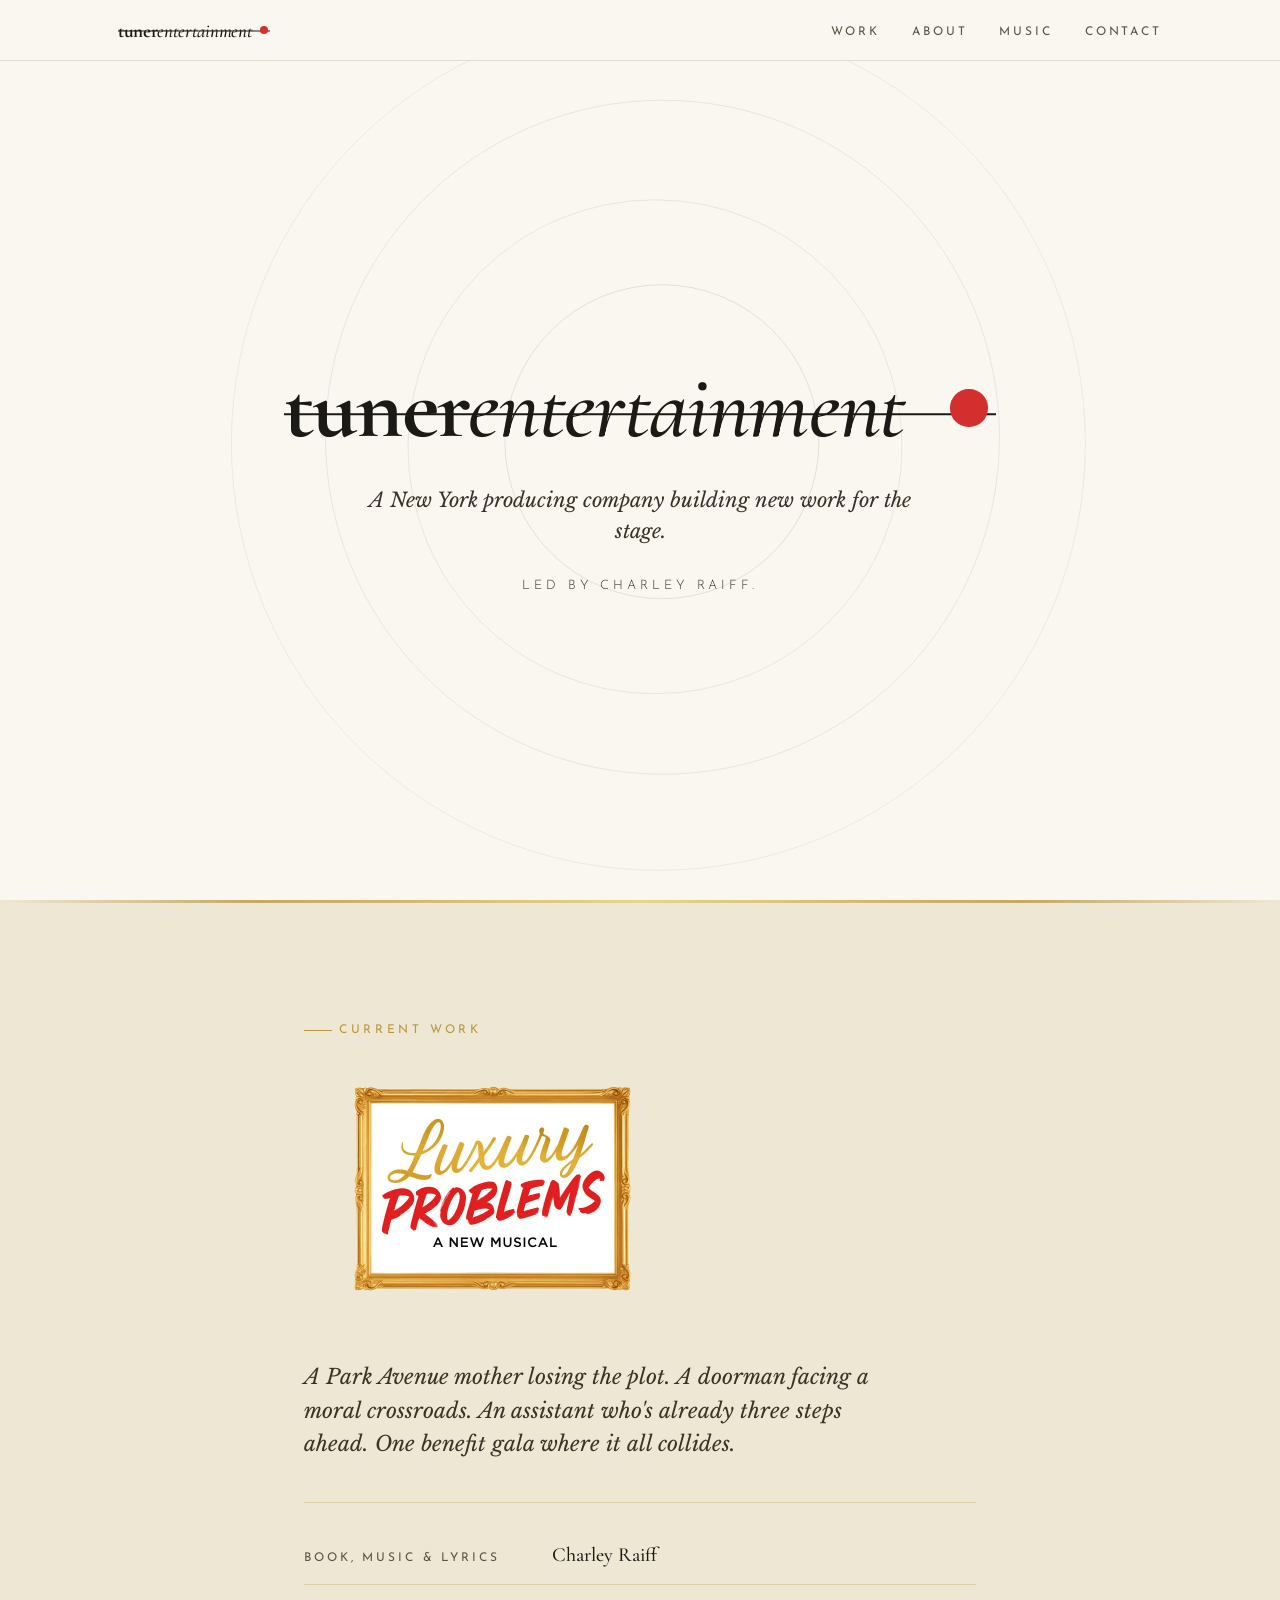
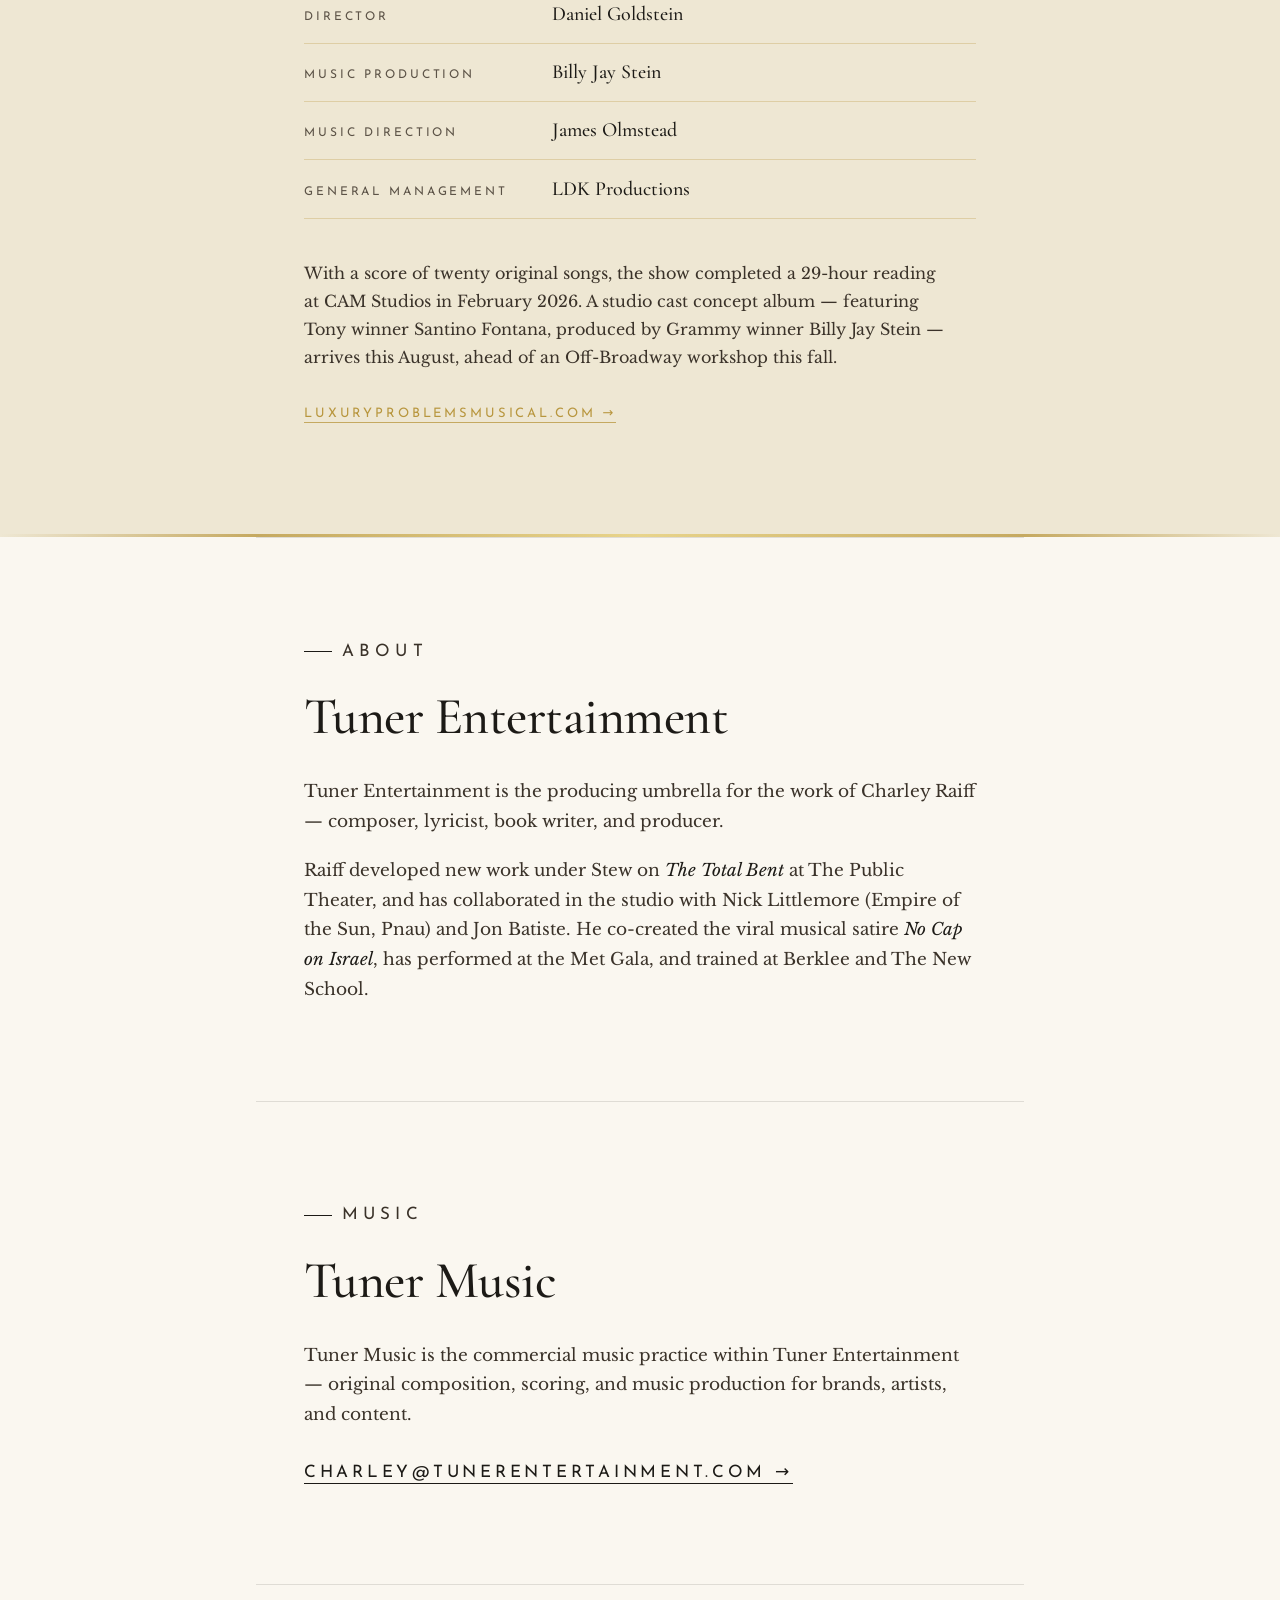
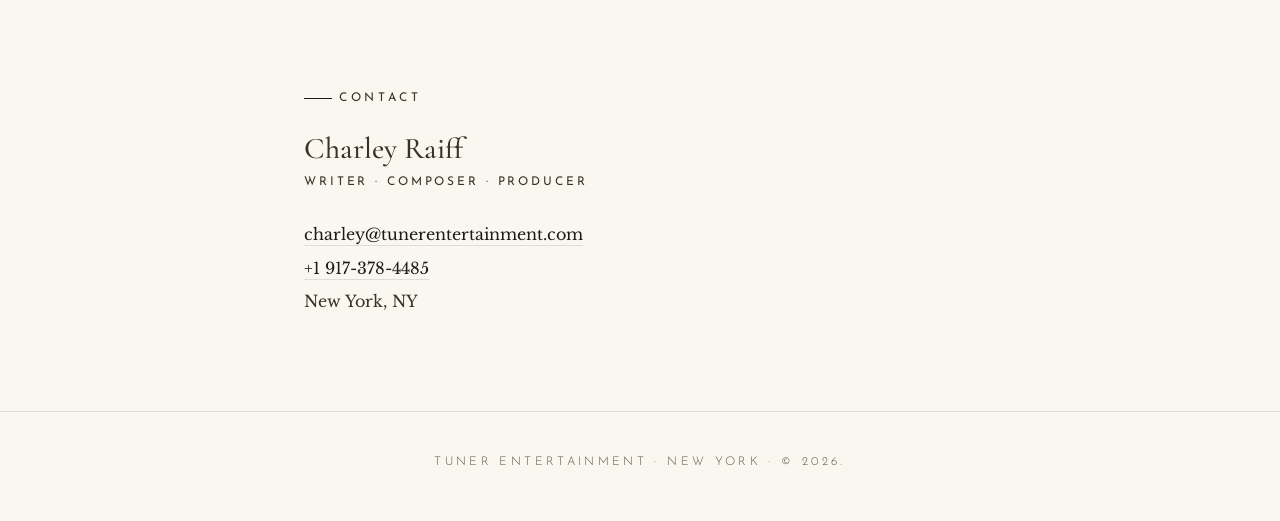
<file: index.html>
<!doctype html>
<html lang="en">
  <head>
    <meta charset="utf-8" />
    <meta name="viewport" content="width=device-width, initial-scale=1" />
    <title>Tuner Entertainment</title>
    <meta name="description" content="Tuner Entertainment is a New York producing company building new work for the stage. Led by Charley Raiff." />
    <link rel="canonical" href="https://tunerentertainment.com/" />
    <meta name="theme-color" content="#FAF7F0" />

    <!-- Icons -->
    <link rel="icon" type="image/svg+xml" href="/favicon.svg" />
    <link rel="icon" type="image/png" sizes="32x32" href="/favicon-32.png" />
    <link rel="apple-touch-icon" href="/apple-touch-icon.png" />

    <!-- Social / share preview -->
    <meta property="og:type" content="website" />
    <meta property="og:site_name" content="Tuner Entertainment" />
    <meta property="og:title" content="Tuner Entertainment" />
    <meta property="og:description" content="A New York producing company building new work for the stage. Led by Charley Raiff." />
    <meta property="og:url" content="https://tunerentertainment.com/" />
    <meta property="og:image" content="https://tunerentertainment.com/og-image.png" />
    <meta property="og:image:width" content="1200" />
    <meta property="og:image:height" content="630" />
    <meta property="og:image:alt" content="Tuner Entertainment — a New York producing company building new work for the stage" />
    <meta name="twitter:card" content="summary_large_image" />
    <meta name="twitter:title" content="Tuner Entertainment" />
    <meta name="twitter:description" content="A New York producing company building new work for the stage. Led by Charley Raiff." />
    <meta name="twitter:image" content="https://tunerentertainment.com/og-image.png" />

    <!-- Structured data -->
    <script type="application/ld+json">
    {
      "@context": "https://schema.org",
      "@type": "Organization",
      "name": "Tuner Entertainment",
      "url": "https://tunerentertainment.com/",
      "description": "A New York producing company building new work for the stage.",
      "email": "charley@tunerentertainment.com",
      "founder": {
        "@type": "Person",
        "name": "Charley Raiff",
        "jobTitle": "Writer, Composer, Producer"
      },
      "address": {
        "@type": "PostalAddress",
        "addressLocality": "New York",
        "addressRegion": "NY",
        "addressCountry": "US"
      }
    }
    </script>

    <link rel="preconnect" href="https://fonts.googleapis.com" />
    <link rel="preconnect" href="https://fonts.gstatic.com" crossorigin />
    <link
      href="https://fonts.googleapis.com/css2?family=Cormorant+Garamond:ital,wght@0,400;0,500;0,600;0,700;1,400;1,500&family=Libre+Baskerville:ital,wght@0,400;0,700;1,400&family=Josefin+Sans:wght@300;400;500&display=swap"
      rel="stylesheet"
    />
    <link rel="stylesheet" href="styles.css" />
  </head>
  <body>
    <header class="site-header">
      <nav class="site-nav" aria-label="Primary">
        <a href="#top" class="site-nav__brand" aria-label="Tuner Entertainment — home">
          <span class="tuner-mark tuner-mark--sm" aria-hidden="true">
            <span class="tuner-mark__word">
              <span class="tuner-mark__tuner">tuner</span><span class="tuner-mark__ent">entertainment</span>
            </span>
            <span class="tuner-mark__dot"></span>
          </span>
          <span class="visually-hidden">Tuner Entertainment</span>
        </a>
        <ul class="site-nav__list">
          <li><a href="#work">Work</a></li>
          <li><a href="#about">About</a></li>
          <li><a href="#music">Music</a></li>
          <li><a href="#contact">Contact</a></li>
        </ul>
      </nav>
    </header>

    <main id="top">

      <section id="hero" class="section section--hero">
        <div class="hero__rings" aria-hidden="true">
          <span></span><span></span><span></span><span></span>
        </div>
        <div class="section__inner">
          <h1 class="hero__title">
            <span class="tuner-mark tuner-mark--lg" aria-hidden="true">
              <span class="tuner-mark__word">
                <span class="tuner-mark__tuner">tuner</span><span class="tuner-mark__ent">entertainment</span>
              </span>
              <span class="tuner-mark__dot"></span>
            </span>
            <span class="visually-hidden">Tuner Entertainment</span>
          </h1>
          <p class="hero__subtitle">A New York producing company building new work for the stage.</p>
          <p class="hero__meta">Led by Charley Raiff.</p>
        </div>
      </section>

      <section id="work" class="section section--work">
        <div class="section--work__frame"></div>
        <div class="section__inner">
          <p class="eyebrow">Current Work</p>
          <h2 class="work__title">
            <a
              class="work__logo-link"
              href="https://www.luxuryproblemsmusical.com"
              rel="noopener"
              aria-label="Luxury Problems — visit luxuryproblemsmusical.com"
            >
              <picture>
                <source srcset="assets/lp-logo-framed.webp" type="image/webp" />
                <img
                  src="assets/lp-logo-framed.png"
                  alt="Luxury Problems — A New Musical"
                  class="work__logo"
                  width="768"
                  height="512"
                  loading="lazy"
                  decoding="async"
                />
              </picture>
            </a>
            <span class="visually-hidden">Luxury Problems</span>
          </h2>
          <p class="work__logline">
            A Park Avenue mother losing the plot. A doorman facing a moral crossroads. An assistant who's already three steps ahead. One benefit gala where it all collides.
          </p>
          <dl class="work__credits">
            <div class="work__credit">
              <dt>Book, Music &amp; Lyrics</dt>
              <dd>Charley Raiff</dd>
            </div>
            <div class="work__credit">
              <dt>Director</dt>
              <dd>Daniel Goldstein</dd>
            </div>
            <div class="work__credit">
              <dt>Music Production</dt>
              <dd>Billy Jay Stein</dd>
            </div>
            <div class="work__credit">
              <dt>Music Direction</dt>
              <dd>James Olmstead</dd>
            </div>
            <div class="work__credit">
              <dt>General Management</dt>
              <dd>LDK Productions</dd>
            </div>
          </dl>
          <p class="work__status">
            With a score of twenty original songs, the show completed a 29-hour reading at CAM Studios in February 2026. A studio cast concept album &mdash; featuring Tony winner Santino Fontana, produced by Grammy winner Billy Jay Stein &mdash; arrives this August, ahead of an Off-Broadway workshop this fall.
          </p>
          <p class="work__link">
            <a href="https://www.luxuryproblemsmusical.com" rel="noopener">luxuryproblemsmusical.com &rarr;</a>
          </p>
        </div>
      </section>

      <section id="about" class="section section--about">
        <div class="section__inner">
          <p class="eyebrow">About</p>
          <h2 class="section__title">Tuner Entertainment</h2>
          <p>
            Tuner Entertainment is the producing umbrella for the work of Charley Raiff &mdash; composer, lyricist, book writer, and producer.
          </p>
          <p>
            Raiff developed new work under Stew on <em>The Total Bent</em> at The Public Theater, and has collaborated in the studio with Nick Littlemore (Empire of the Sun, Pnau) and Jon Batiste. He co-created the viral musical satire <em>No Cap on Israel</em>, has performed at the Met Gala, and trained at Berklee and The New School.
          </p>
        </div>
      </section>

      <section id="music" class="section section--music">
        <div class="section__inner">
          <p class="eyebrow">Music</p>
          <h2 class="section__title">Tuner Music</h2>
          <p>
            Tuner Music is the commercial music practice within Tuner Entertainment &mdash; original composition, scoring, and music production for brands, artists, and content.
          </p>
          <p class="music__reel">
            <a href="mailto:charley@tunerentertainment.com?subject=Music">charley@<wbr />tunerentertainment.com &rarr;</a>
          </p>
        </div>
      </section>

      <section id="contact" class="section section--contact">
        <div class="section__inner">
          <p class="eyebrow">Contact</p>
          <address class="contact">
            <p class="contact__name">Charley Raiff</p>
            <p class="contact__role">Writer &middot; Composer &middot; Producer</p>
            <p class="contact__line">
              <a href="mailto:charley@tunerentertainment.com">charley@tunerentertainment.com</a>
            </p>
            <p class="contact__line">
              <a href="tel:+19173784485">+1 917-378-4485</a>
            </p>
            <p class="contact__line">New York, NY</p>
          </address>
        </div>
      </section>

    </main>

    <footer class="site-footer">
      <div class="site-footer__inner">
        <p>Tuner Entertainment &middot; New York &middot; &copy; 2026.</p>
      </div>
    </footer>

  </body>
</html>
</file>
<file: styles.css>
/* =========================================================================
   Tuner Entertainment — design system
   Tuner's own identity: modernist, graphic, broadcast/tuner motif.
   Luxury Problems is a quarantined aesthetic pocket inside the Work section.
   ========================================================================= */

:root {
  /* palette — clean cream for Tuner; warm cream + gold reserved for LP pocket */
  --cream: #FAF7F0;
  --cream-soft: #F4EFE3;
  --cream-deep: #EEE7D3;          /* LP pocket background */
  --ink: #1C1A16;
  --ink-mid: #3A3229;
  --ink-muted: #5C5347;
  --red: #D32F2F;
  --red-deep: #B71C1C;
  --gold: #C5A960;
  --gold-deep: #B8963E;
  --gold-pale: #E8D48B;
  --rule: rgba(28, 26, 22, 0.12);      /* ink-based hairline for Tuner surfaces */
  --rule-gold: rgba(197, 169, 96, 0.4); /* gold hairline for LP pocket */

  /* typography */
  --font-display: "Cormorant Garamond", ui-serif, Georgia, serif;
  --font-serif: "Libre Baskerville", ui-serif, Georgia, "Times New Roman", serif;
  --font-sans: "Josefin Sans", ui-sans-serif, system-ui, -apple-system, sans-serif;

  /* rhythm */
  --container: 1100px;
  --measure: 42rem;
  --section-y: clamp(4rem, 7.5vw, 7rem);
  --nav-h: 60px;
}

/* ---------- reset ---------- */
*,
*::before,
*::after { box-sizing: border-box; }

html {
  scroll-behavior: smooth;
  scroll-padding-top: var(--nav-h);
  -webkit-text-size-adjust: 100%;
}

body {
  margin: 0;
  background: var(--cream);
  color: var(--ink);
  font-family: var(--font-serif);
  font-size: 1.0625rem;
  line-height: 1.7;
  -webkit-font-smoothing: antialiased;
  -moz-osx-font-smoothing: grayscale;
  text-rendering: optimizeLegibility;
}

img { max-width: 100%; display: block; }

a {
  color: inherit;
  text-decoration: none;
  transition: color 180ms ease, border-color 180ms ease;
}

p { margin: 0 0 1.15em; }
p:last-child { margin-bottom: 0; }

em { font-style: italic; }

.visually-hidden {
  position: absolute;
  width: 1px; height: 1px;
  padding: 0; margin: -1px;
  overflow: hidden; clip: rect(0,0,0,0);
  white-space: nowrap; border: 0;
}

/* ---------- Tuner logomark ---------- */
.tuner-mark {
  display: inline-flex;
  align-items: center;
  gap: 0.5em;
  line-height: 1;
  position: relative;
  color: var(--ink);
  white-space: nowrap;
  padding-right: 0.1em;
}

/* horizontal line connecting text → dot, struck through the wordmark */
.tuner-mark::before {
  content: "";
  position: absolute;
  top: 57%;
  left: 0; right: 0;
  height: 1.5px;
  background: currentColor;
  transform: translateY(-50%);
  z-index: 2;
  pointer-events: none;
}

.tuner-mark__word {
  position: relative;
  z-index: 1;
  font-family: var(--font-display);
  letter-spacing: -0.015em;
}

.tuner-mark__tuner {
  font-weight: 700;
  font-style: normal;
}

.tuner-mark__ent {
  font-weight: 500;
  font-style: italic;
  margin-left: -0.02em;
}

.tuner-mark__dot {
  display: inline-block;
  width: 0.42em;
  height: 0.42em;
  border-radius: 50%;
  background: var(--red);
  flex-shrink: 0;
  position: relative;
  z-index: 3;
}

.tuner-mark--lg {
  font-size: clamp(2.5rem, 7vw, 6rem);
}

.tuner-mark--sm {
  font-size: 1.1875rem;
}

.tuner-mark--sm.tuner-mark { gap: 0.4em; }
.tuner-mark--sm.tuner-mark::before { height: 1px; }

/* ---------- logomark intro animation (hero only) ----------
   Design philosophy: calibrated imperfection.
   The line sweeps in like a tuner dial, the word rises to meet it,
   and the dot unfurls at the terminus — the line's pigment pooling
   into a circle, not a ball rolling to a stop. Slow, deliberate,
   hand-made.
*/

/* line: sweep in left → right like a tuner scale */
.tuner-mark--lg::before {
  transform-origin: left center;
  animation: tuner-line-sweep 1.5s cubic-bezier(0.16, 1, 0.3, 1) 0.3s both;
}

/* word: fade up as the line arrives */
.tuner-mark--lg .tuner-mark__word {
  animation: tuner-word-rise 1.1s cubic-bezier(0.16, 1, 0.3, 1) 0.55s both;
}

/* dot: rolls out from the line's end, traveling a short distance to rest */
.tuner-mark--lg .tuner-mark__dot {
  animation: tuner-dot-roll-out 1s cubic-bezier(0.22, 1, 0.36, 1) 1.4s both;
}

@keyframes tuner-line-sweep {
  0%   { transform: translateY(-50%) scaleX(0); opacity: 0.25; }
  40%  { opacity: 0.8; }
  70%  { opacity: 1; }
  100% { transform: translateY(-50%) scaleX(1); opacity: 1; }
}

@keyframes tuner-word-rise {
  0%   { opacity: 0; transform: translateY(0.18em); filter: blur(1px); }
  40%  { filter: blur(0.4px); }
  100% { opacity: 1; transform: translateY(0); filter: blur(0); }
}

@keyframes tuner-dot-roll-out {
  0%   { opacity: 0; transform: translateX(-0.55em) rotate(-270deg); }
  20%  { opacity: 1; }
  100% { opacity: 1; transform: translateX(0) rotate(0); }
}

@media (prefers-reduced-motion: reduce) {
  .tuner-mark--lg::before,
  .tuner-mark--lg .tuner-mark__word,
  .tuner-mark--lg .tuner-mark__dot {
    animation: none;
  }
}

/* ---------- navigation ---------- */
.site-header {
  position: fixed;
  inset: 0 0 auto 0;
  z-index: 50;
  background: rgba(250, 247, 240, 0.9);
  backdrop-filter: saturate(140%) blur(12px);
  -webkit-backdrop-filter: saturate(140%) blur(12px);
  border-bottom: 1px solid var(--rule);
}

.site-nav {
  max-width: var(--container);
  margin: 0 auto;
  padding: 0 1.75rem;
  height: var(--nav-h);
  display: flex;
  align-items: center;
  justify-content: space-between;
  gap: 1.5rem;
}

.site-nav__brand { display: inline-flex; }
.site-nav__brand:hover .tuner-mark__dot { background: var(--red-deep); }

.site-nav__list {
  list-style: none;
  display: flex;
  gap: clamp(1rem, 3vw, 2rem);
  margin: 0;
  padding: 0;
}

.site-nav__list a {
  font-family: var(--font-sans);
  font-weight: 400;
  font-size: 0.75rem;
  letter-spacing: 0.24em;
  text-transform: uppercase;
  color: var(--ink-muted);
  padding: 0.25rem 0;
  border-bottom: 1px solid transparent;
}

.site-nav__list a:hover {
  color: var(--ink);
  border-bottom-color: var(--red);
}

/* ---------- shared section ---------- */
.section {
  padding: var(--section-y) 1.75rem;
  position: relative;
}

.section + .section:not(.section--work)::before {
  content: "";
  position: absolute;
  top: 0; left: 50%;
  transform: translateX(-50%);
  width: min(48rem, calc(100% - 3rem));
  height: 1px;
  background: var(--rule);
}

.section__inner {
  max-width: var(--measure);
  margin: 0 auto;
  position: relative;
}

/* eyebrow label */
.eyebrow {
  font-family: var(--font-sans);
  font-weight: 400;
  font-size: 0.75rem;
  letter-spacing: 0.3em;
  text-transform: uppercase;
  color: var(--ink-muted);
  margin: 0 0 1.5rem;
  position: relative;
  display: inline-flex;
  align-items: center;
  gap: 0.6em;
}

.eyebrow::before {
  content: "";
  width: 1.75rem;
  height: 1px;
  background: var(--ink);
}

/* section titles (About, Music, Contact) */
.section__title {
  font-family: var(--font-display);
  font-weight: 500;
  font-size: clamp(2.25rem, 4.5vw, 3.25rem);
  line-height: 1.05;
  letter-spacing: -0.01em;
  color: var(--ink);
  margin: 0 0 2rem;
}

.section p { color: var(--ink-mid); }
.section p em { color: var(--ink); }

/* ---------- hero ---------- */
.section--hero {
  min-height: 100vh;
  display: flex;
  align-items: center;
  justify-content: center;
  padding-top: calc(var(--nav-h) + var(--section-y));
  padding-bottom: var(--section-y);
  text-align: center;
  position: relative;
  overflow: hidden;
  isolation: isolate;
  background: var(--cream);
}

/* concentric rings — intentionally off-register.
   Each ring's center is nudged slightly from the next so the set
   reads as balanced-but-off: drawn, not drafted. */
.hero__rings {
  position: absolute;
  inset: 0;
  display: flex;
  align-items: center;
  justify-content: center;
  pointer-events: none;
  z-index: 0;
  /* whole system shifted a hair off the geometric middle */
  transform: translate(1.4%, -0.8%);
}

.hero__rings span {
  position: absolute;
  border-radius: 50%;
  border: 1px solid rgba(28, 26, 22, 0.06);
  aspect-ratio: 1 / 1;
}

.hero__rings span:nth-child(1) {
  width: min(95vmin, 1100px);
  transform: translate(0%, 0%);
}
.hero__rings span:nth-child(2) {
  width: min(75vmin, 900px);
  border-color: rgba(28, 26, 22, 0.08);
  transform: translate(0.6%, -0.9%);
}
.hero__rings span:nth-child(3) {
  width: min(55vmin, 700px);
  border-color: rgba(28, 26, 22, 0.08);
  transform: translate(-0.7%, 0.7%);
}
.hero__rings span:nth-child(4) {
  width: min(35vmin, 500px);
  border-color: rgba(28, 26, 22, 0.10);
  transform: translate(1.1%, -0.5%);
}

.section--hero .section__inner {
  max-width: 62rem;
  position: relative;
  z-index: 1;
}

.hero__title {
  margin: 0 0 2rem;
  display: flex;
  justify-content: center;
}

.hero__subtitle {
  font-family: var(--font-serif);
  font-style: italic;
  font-size: clamp(1.0625rem, 1.75vw, 1.25rem);
  line-height: 1.55;
  color: var(--ink-muted);
  max-width: 36rem;
  margin: 0 auto 1.75rem;
}

.hero__meta {
  font-family: var(--font-sans);
  font-weight: 300;
  font-size: 0.8125rem;
  letter-spacing: 0.3em;
  text-transform: uppercase;
  color: var(--ink-muted);
  margin: 0;
}

/* ---------- work / Luxury Problems pocket ---------- */
.section--work {
  background: var(--cream-deep);
  padding-top: calc(var(--section-y) + 1rem);
  padding-bottom: calc(var(--section-y) + 1rem);
  position: relative;
  overflow: hidden;
}

/* subtle gold chair-rail top & bottom to frame the LP pocket */
.section--work::before,
.section--work::after {
  content: "";
  position: absolute;
  left: 0; right: 0;
  height: 3px;
  background: linear-gradient(
    90deg,
    transparent 0%,
    var(--gold) 20%,
    var(--gold-pale) 50%,
    var(--gold) 80%,
    transparent 100%
  );
}

.section--work::before { top: 0; }
.section--work::after { bottom: 0; }

.section--work .eyebrow {
  color: var(--gold-deep);
}

.section--work .eyebrow::before {
  background: var(--gold-deep);
}

.section--work p { color: var(--ink-mid); }

.work__title {
  margin: 0 0 2.25rem;
  line-height: 1;
}

.work__logo-link {
  display: inline-block;
  transition: transform 240ms ease, filter 240ms ease;
  cursor: pointer;
}

.work__logo-link:hover,
.work__logo-link:focus-visible {
  transform: translateY(-2px);
  filter: drop-shadow(0 6px 16px rgba(28, 26, 22, 0.18));
}

.work__logo-link:focus-visible {
  outline: 2px solid var(--gold-deep);
  outline-offset: 6px;
}

.work__logo {
  display: block;
  width: clamp(16rem, 34vw, 24rem);
  height: auto;
  max-width: 100%;
}

.work__logline {
  font-family: var(--font-serif);
  font-style: italic;
  font-size: clamp(1.125rem, 1.85vw, 1.3125rem);
  line-height: 1.6;
  color: var(--ink);
  margin: 0 0 2.5rem;
  max-width: 38rem;
}

.work__credits {
  margin: 0 0 2.5rem;
  padding: 1.5rem 0 0;
  border-top: 1px solid var(--rule-gold);
}

.work__credit {
  display: grid;
  grid-template-columns: minmax(10rem, 14rem) 1fr;
  gap: 1.5rem;
  padding: 0.95rem 0;
  border-bottom: 1px solid var(--rule-gold);
  align-items: baseline;
}

.work__credit dt {
  font-family: var(--font-sans);
  font-weight: 400;
  font-size: 0.75rem;
  letter-spacing: 0.24em;
  text-transform: uppercase;
  color: var(--ink-muted);
  margin: 0;
}

.work__credit dd {
  margin: 0;
  font-family: var(--font-display);
  font-weight: 500;
  font-size: 1.25rem;
  line-height: 1.35;
  color: var(--ink);
}

.work__status {
  font-family: var(--font-serif);
  font-size: 1rem;
  line-height: 1.75;
  color: var(--ink-mid);
  margin: 0 0 2rem;
  max-width: 40rem;
}

.work__link {
  font-family: var(--font-sans);
  font-weight: 400;
  font-size: 0.8125rem;
  letter-spacing: 0.22em;
  text-transform: uppercase;
  color: var(--ink-muted);
  margin: 0;
}

.work__link a {
  color: var(--gold-deep);
  border-bottom: 1px solid var(--gold);
  padding-bottom: 2px;
}

.work__link a:hover {
  color: var(--red);
  border-bottom-color: var(--red);
}

/* ---------- about / music ---------- */
.section--about .section__inner,
.section--music .section__inner {
  max-width: var(--measure);
}

.section--about p,
.section--music p {
  font-size: 1.0625rem;
  line-height: 1.75;
}

.music__reel {
  font-family: var(--font-sans);
  font-weight: 400;
  font-size: 0.8125rem;
  letter-spacing: 0.22em;
  text-transform: uppercase;
  color: var(--ink-muted);
  margin-top: 1.75rem;
}

.music__reel a {
  color: var(--ink);
  border-bottom: 1px solid var(--ink);
  padding-bottom: 2px;
}

/* the spaced-out email is one long unbreakable word — a <wbr> after the @
   gives it a clean break point on phones, and slightly tighter type keeps
   the domain + arrow together on the second line; below 340px allow
   char-level breaking rather than widening the page */
@media (max-width: 520px) {
  .section--music p.music__reel {
    font-size: 0.9375rem;
    letter-spacing: 0.14em;
  }
}

@media (max-width: 340px) {
  .music__reel a { overflow-wrap: anywhere; }
}

.music__reel a:hover {
  color: var(--red);
  border-bottom-color: var(--red);
}

/* ---------- contact ---------- */
.contact {
  font-style: normal;
  padding: 0;
  max-width: 38rem;
}

.contact__name {
  font-family: var(--font-display);
  font-weight: 500;
  font-size: 1.875rem;
  line-height: 1.1;
  color: var(--ink);
  margin: 0 0 0.4rem;
}

.contact__role {
  font-family: var(--font-sans);
  font-weight: 400;
  font-size: 0.75rem;
  letter-spacing: 0.24em;
  text-transform: uppercase;
  color: var(--ink-muted);
  margin: 0 0 1.75rem;
}

.contact__line {
  font-family: var(--font-serif);
  font-size: 1rem;
  line-height: 1.75;
  color: var(--ink-mid);
  margin: 0 0 0.35rem;
}

.contact__line:last-child { margin-bottom: 0; }

.contact__line a {
  color: var(--ink);
  border-bottom: 1px solid var(--rule);
  padding-bottom: 1px;
}

.contact__line a:hover {
  color: var(--red);
  border-bottom-color: var(--red);
}

/* ---------- footer ---------- */
.site-footer {
  border-top: 1px solid var(--rule);
  padding: 2.5rem 1.75rem 3rem;
  background: var(--cream);
}

.site-footer__inner {
  max-width: var(--container);
  margin: 0 auto;
  text-align: center;
}

.site-footer p {
  font-family: var(--font-sans);
  font-weight: 300;
  font-size: 0.75rem;
  letter-spacing: 0.28em;
  text-transform: uppercase;
  color: var(--ink-muted);
  margin: 0;
}

/* ---------- responsive ---------- */
@media (max-width: 720px) {
  .site-nav { padding: 0 1.25rem; gap: 0.75rem; }
  .tuner-mark--sm { font-size: 0.9375rem; }
  .site-nav__list { gap: 1rem; }
  .site-nav__list a { font-size: 0.6875rem; letter-spacing: 0.18em; }

  .section { padding-left: 1.25rem; padding-right: 1.25rem; }

  .work__credit {
    grid-template-columns: 1fr;
    gap: 0.15rem;
    padding: 0.9rem 0;
  }
  .work__credit dd { font-size: 1.125rem; }
}

/* Below ~520px a single nav row can't fit legibly (it used to force the
   whole page to zoom out) — stack brand over links instead. */
@media (max-width: 520px) {
  :root { --nav-h: 88px; }

  .site-nav {
    flex-direction: column;
    justify-content: center;
    gap: 0.55rem;
  }

  .site-nav__list { gap: 1.1rem; }

  /* the nowrap wordmark's 2.5rem floor is wider than a phone screen —
     let it scale down so the page never zooms out */
  .tuner-mark--lg { font-size: clamp(1.75rem, 8.5vw, 2.5rem); }
}

::selection {
  background: rgba(211, 47, 47, 0.18);
  color: var(--ink);
}
</file>
